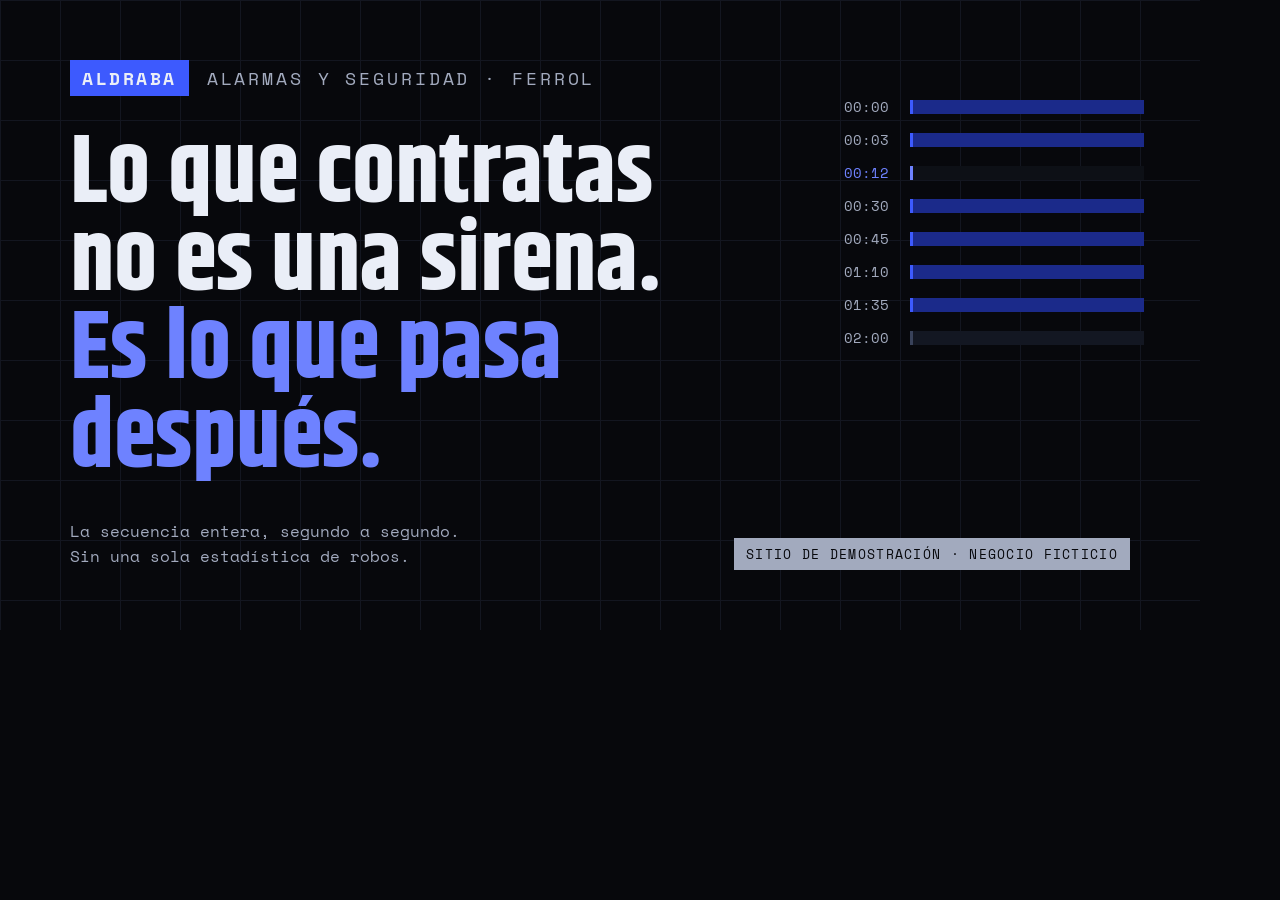
<file: og-fuente.html>
<!DOCTYPE html>
<html lang="es">
<head>
<meta charset="utf-8">
<title>og ALDRABA</title>
<link rel="preconnect" href="https://fonts.googleapis.com">
<link rel="preconnect" href="https://fonts.gstatic.com" crossorigin>
<link rel="stylesheet" href="https://fonts.googleapis.com/css2?family=Khand:wght@500;600;700&family=Sora:wght@400;600&family=Space+Mono:wght@400;700&display=swap">
<style>
  *{margin:0;padding:0;box-sizing:border-box}
  body{width:1200px;height:630px;background:#07080C;color:#EAEEF7;font-family:Sora,sans-serif;
       overflow:hidden;position:relative}
  .malla{position:absolute;inset:0;
    background-image:linear-gradient(#1F2534 1px,transparent 1px),linear-gradient(90deg,#1F2534 1px,transparent 1px);
    background-size:60px 60px;opacity:.5}
  .caja{position:absolute;inset:0;padding:60px 70px;display:flex;flex-direction:column;justify-content:space-between}
  .alto{display:flex;align-items:center;gap:18px;font-family:'Space Mono',monospace;
        font-size:18px;letter-spacing:.16em;text-transform:uppercase;color:#A2AABE}
  .alto b{background:#3D5AFE;color:#EAEEF7;padding:5px 12px;letter-spacing:.14em}
  h1{font-family:Khand,sans-serif;font-weight:700;font-size:96px;line-height:.92;letter-spacing:0;max-width:16ch}
  h1 em{font-style:normal;color:#6E82FF}
  .bajo{display:flex;align-items:flex-end;justify-content:space-between;gap:30px}
  .bajo p{font-family:'Space Mono',monospace;font-size:16px;color:#A2AABE;line-height:1.6;max-width:46ch}
  .sello{font-family:'Space Mono',monospace;font-size:13px;color:#07080C;background:#A2AABE;
         padding:6px 12px;letter-spacing:.1em;text-transform:uppercase;white-space:nowrap}
  /* el carril de segundos, a la derecha */
  .carril{position:absolute;right:56px;top:96px;width:300px;height:400px;display:flex;
          flex-direction:column;gap:12px}
  .tic{display:flex;align-items:center;gap:14px}
  .tic span{font-family:'Space Mono',monospace;font-size:14px;color:#A2AABE;width:52px}
  .tic i{display:block;height:14px;background:#131722;border-left:3px solid #39425A;flex:1}
  .tic.on i{background:#1B2A8A;border-left-color:#3D5AFE}
  .tic.rama i{background:#0D1016;border-left-color:#6E82FF}
  .tic.rama span{color:#6E82FF}
</style>
</head>
<body>
  <div class="malla"></div>

  <div class="carril">
    <div class="tic on"><span>00:00</span><i></i></div>
    <div class="tic on"><span>00:03</span><i></i></div>
    <div class="tic rama"><span>00:12</span><i></i></div>
    <div class="tic on"><span>00:30</span><i></i></div>
    <div class="tic on"><span>00:45</span><i></i></div>
    <div class="tic on"><span>01:10</span><i></i></div>
    <div class="tic on"><span>01:35</span><i></i></div>
    <div class="tic"><span>02:00</span><i></i></div>
  </div>

  <div class="caja">
    <div class="alto"><b>ALDRABA</b> <span>Alarmas y seguridad · Ferrol</span></div>
    <h1>Lo que contratas<br>no es una sirena.<br><em>Es lo que pasa<br>después.</em></h1>
    <div class="bajo">
      <p>La secuencia entera, segundo a segundo.<br>Sin una sola estadística de robos.</p>
      <span class="sello">Sitio de demostración · negocio ficticio</span>
    </div>
  </div>
</body>
</html>
</file>
